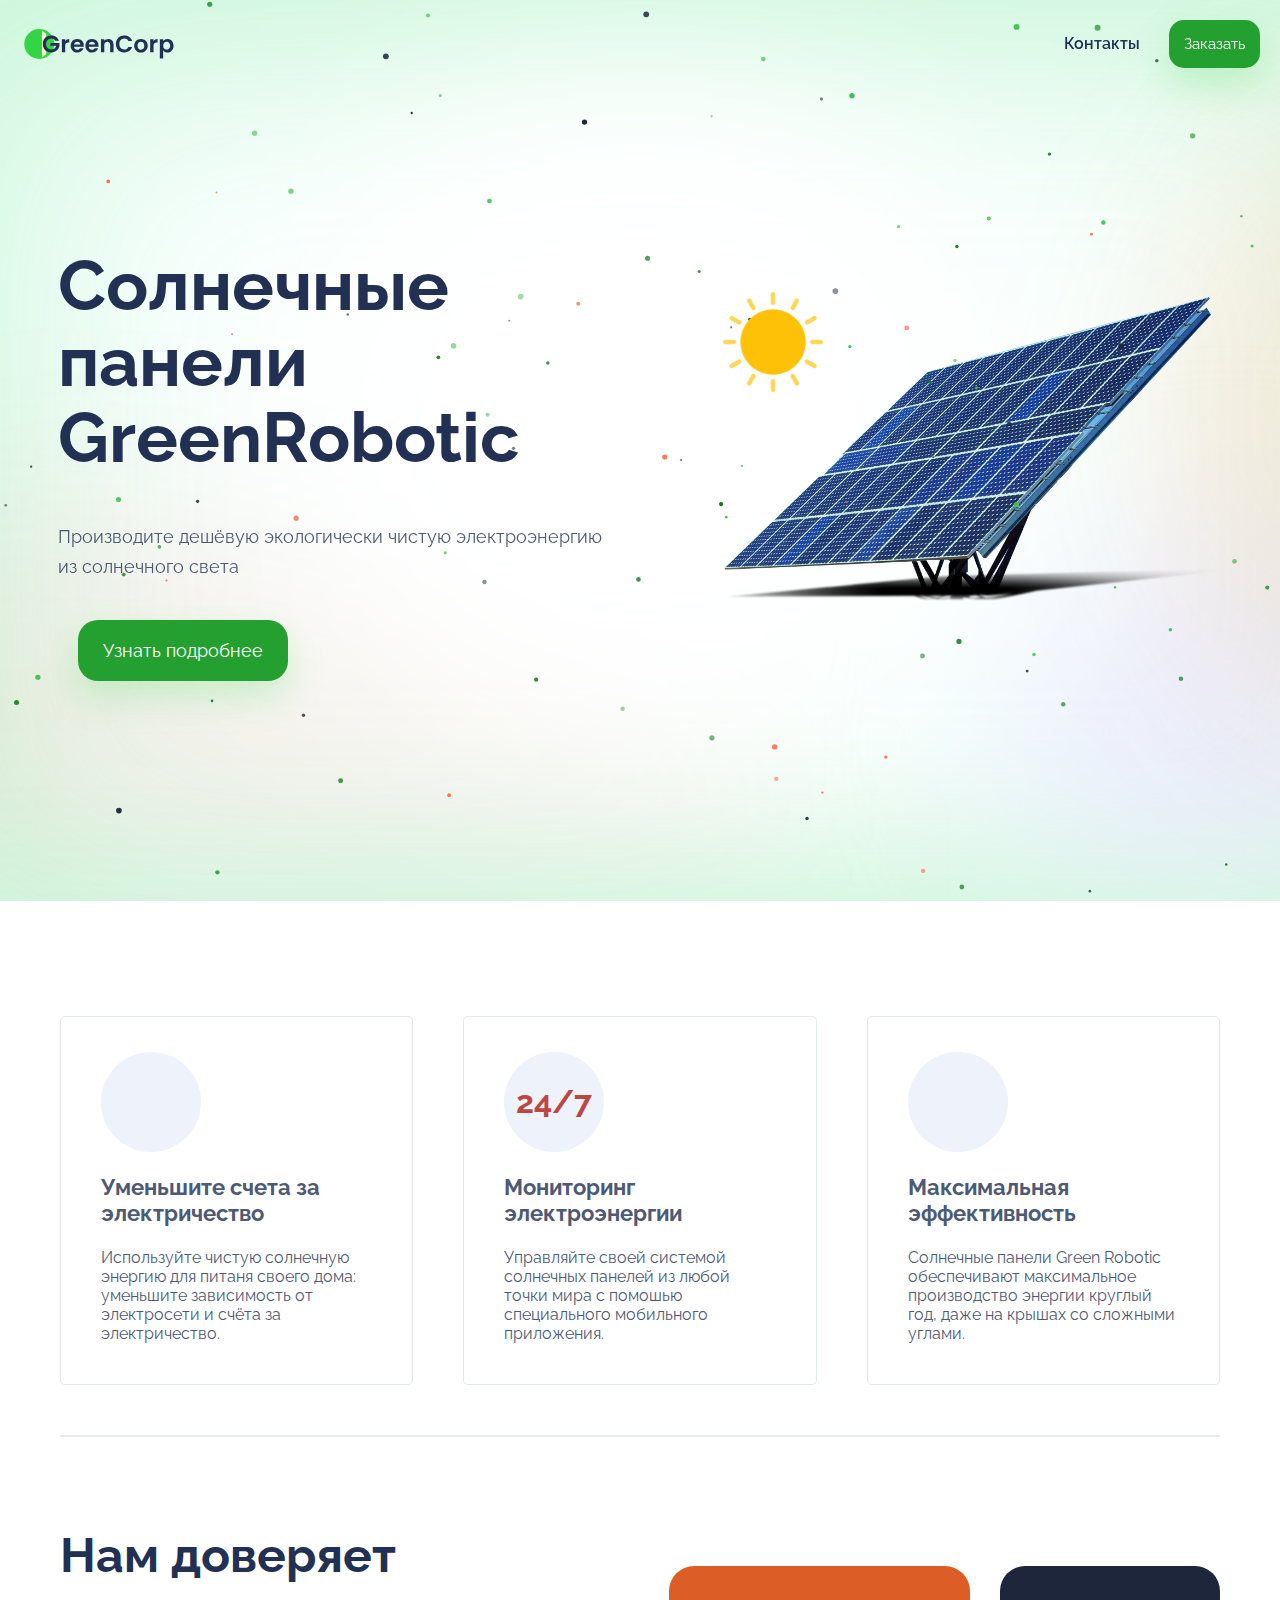
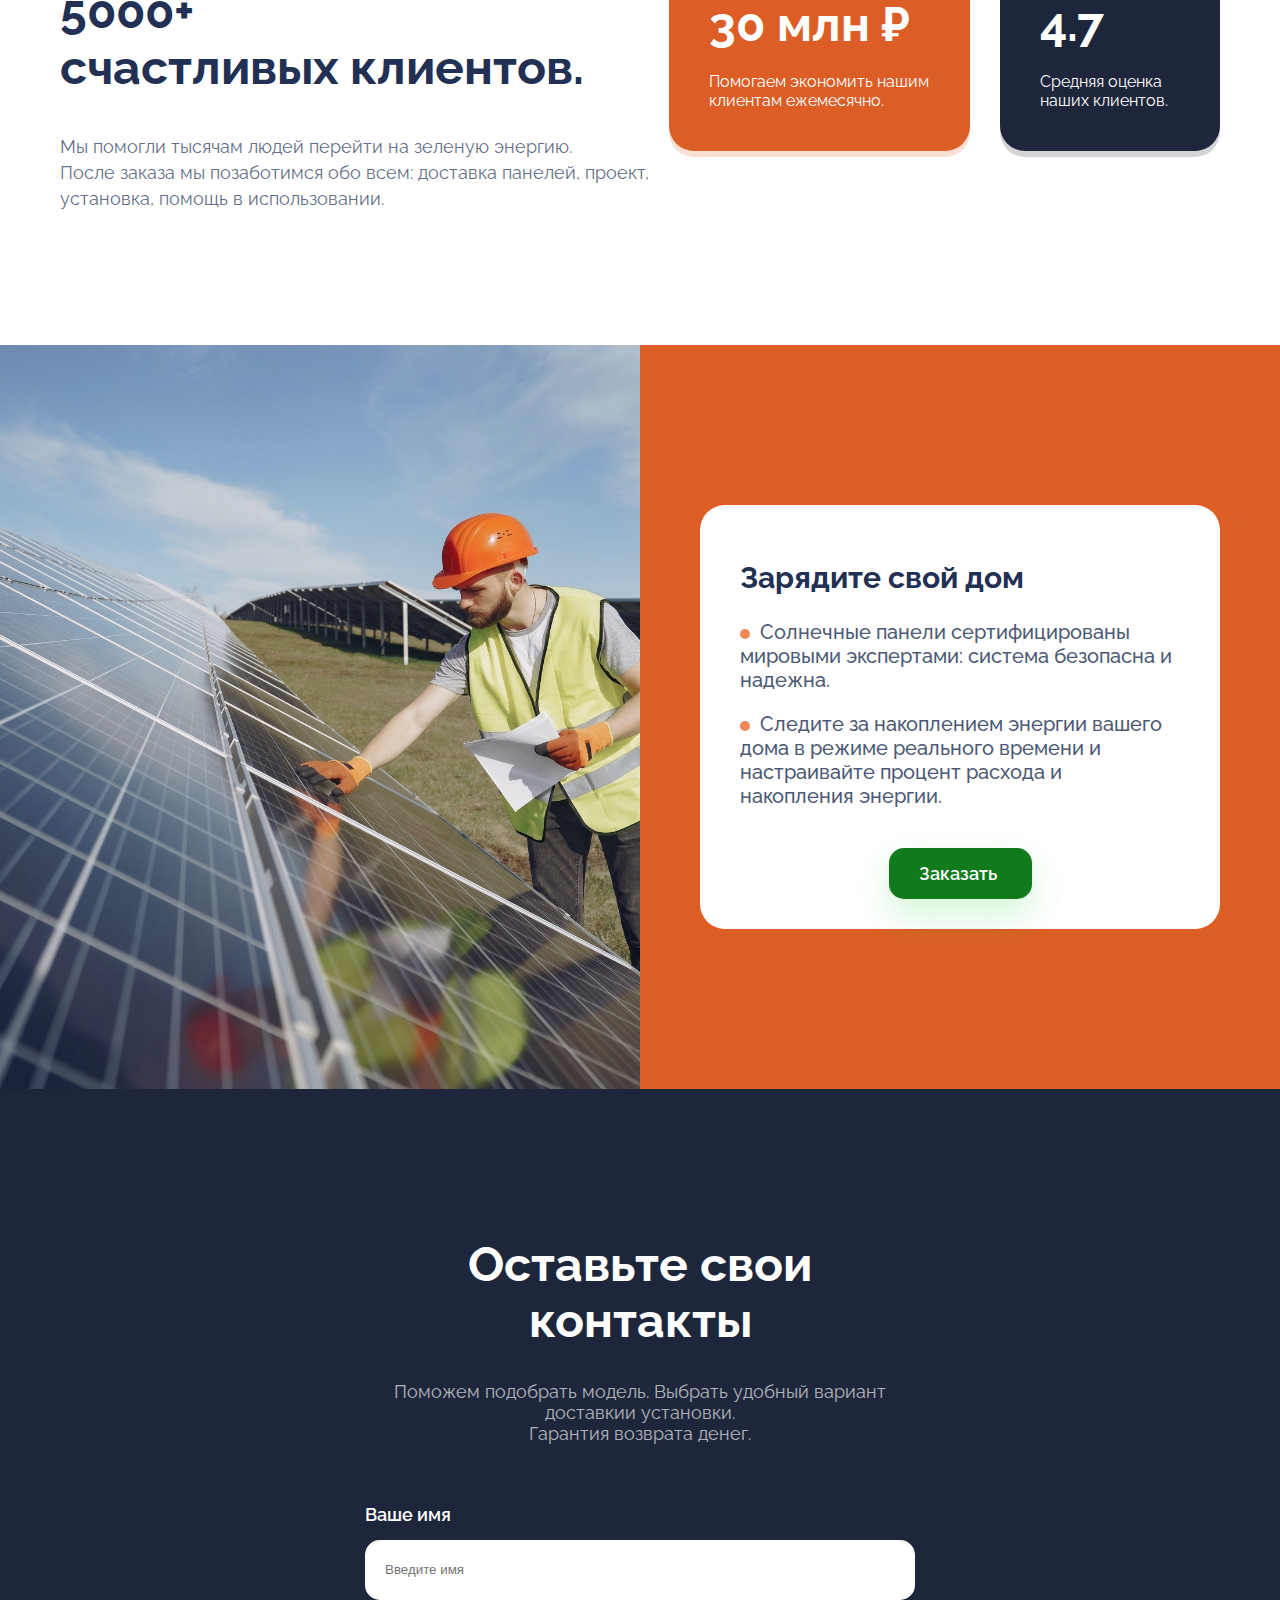
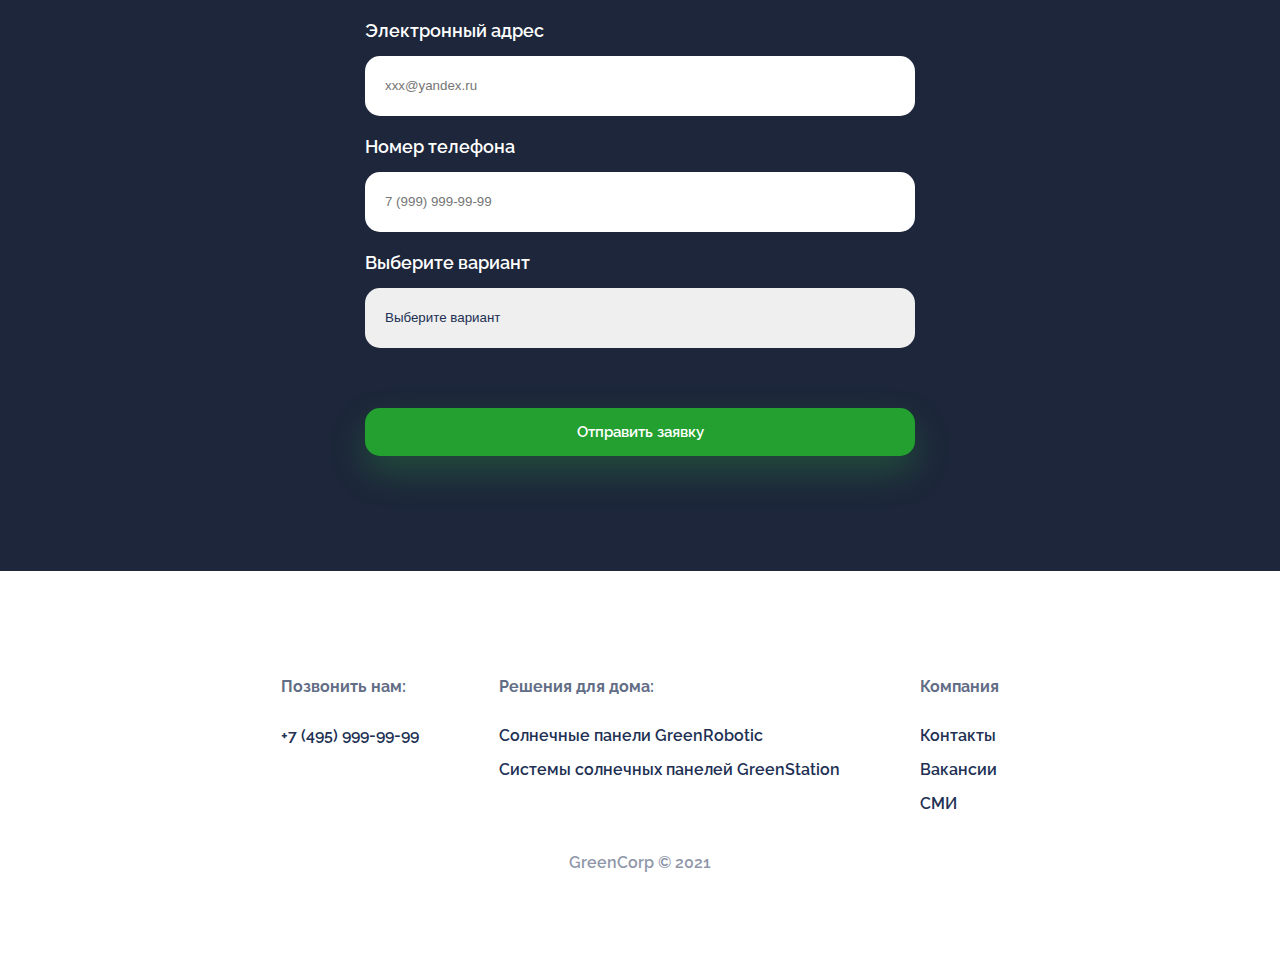
<file: index.html>
<!DOCTYPE html>
<html lang="ru">
  <head>
    <link
   rel="stylesheet"
   href="https://cdnjs.cloudflare.com/ajax/libs/animate.css/4.1.1/animate.min.css"
 />
    <link rel="stylesheet"
     href="https://cdnjs.cloudflare.com/ajax/libs/font-awesome/6.1.1/css/all.min.css"
    integrity="sha512-KfkfwYDsLkIlwQp6LFnl8zNdLGxu9YAA1QvwINks4PhcElQSvqcyVLLD9aMhXd13uQjoXtEKNosOWaZqXgel0g==" crossorigin="anonymous"
     referrerpolicy="no-referrer" />
    <link rel="stylesheet" href="main.css">
    <link rel="stylesheet" href="animation.css">
    <link rel="stylesheet" href="media.css">
    <title>Солнечные батареи GreenCorp</title>
    <meta name="viewport" content="width=device-width, initial-scale=1.0">
    <!--Шрифты-->
    <link href="https://fonts.googleapis.com/css2?family=Raleway:wght@100;300;400;500;600;700;800&display=swap" rel="stylesheet">
  </head>

  <body>
 <!--Шапка сайта-->
    <header>

      <img class="header__logo" src="img/logo.svg" alt="">

      <div class="header__control">

        <a href="#form">Контакты</a>
        <button class="button">Заказать</button>

      </div>

    </header>
<!-- Тело сайта -->
        <section class="about">
          <canvas class="orb-canvas" id="orb-canvas"></canvas>
      <div class="about_info animate__animated animate__fadeInLeft">

        <h1>Солнечные панели GreenRobotic</h1>

        <p>Производите дешёвую экологически чистую электроэнергию из солнечного света</p>

        <button class="button more-button" href ="#features">Узнать подробнее <i class="fa-solid fa-angle-right"></i></button>

      </div>

      <div class="about_img animate__animated animate__fadeInRight">

        <img class="about__sun-img" src="img/sun.png">
        <img class="about__panel" src="img/solar-panel.png">

      </div>

    </section>
    
    <section class="features" id="features">

      <div class="features__cards">

        <div class="card">
          <div class="card__logo"><i class="fa-solid fa-solar-panel"></i></div>
          <h3>Уменьшите счета за электричество</h3>
          <p>Используйте чистую солнечную энергию для
             питаня своего дома: уменьшите зависимость от 
             электросети и счёта за электричество.
          </p>

        </div>

        <div class="card">
          <div class="card__logo">24/7</div>
          <h3>Мониторинг электроэнергии</h3>
          <p>Управляйте своей системой солнечных панелей из
            любой точки мира с помошью 
            специального мобильного приложения.
          </p>

        </div>

        <div class="card">
          <div class="card__logo"><i class="fa-solid fa-chart-line"></i>
          </div>

          <h3>Максимальная эффективность</h3>
          <p>Солнечные панели Green Robotic обеспечивают
            максимальное производство энергии круглый год,
            даже на крышах со сложными углами.
          </p>

        </div>

      </div>
      <div class="features__border"></div>
      <div class="features__feedback">

        <div class="features__feedback-left">
          <h2>Нам доверяет
            <div class="features__clients-count">5000+</div> 
            счастливых клиентов.</h2>
            <p>Мы помогли тысячам людей перейти на зеленую энергию.
              <br>После заказа мы позаботимся обо всем: доставка 
              панелей, проект, установка, помощь в использовании.
            </p>
        </div>

        <div class="features__feedback-right">

          <div class="features__box features__savings-box">
            <h3>30 млн ₽</h3>
            <p>Помогаем экономить нашим клиентам ежемесячно.</p>
          </div>

          <div class="features__box features__rate-box">
            <h3>4.7</h3>
            <i class="fa-solid fa-star"></i>
            <i class="fa-solid fa-star"></i>
            <i class="fa-solid fa-star"></i>
            <i class="fa-solid fa-star"></i>
            <i class="fa-solid fa-star"></i>
            <p>Средняя оценка наших клиентов.</p>
          </div>

        </div>


      </div>

    </section>

    <!--Promo-->
    <section class="promo">

      <div class="promo__img">

      </div>

      <div class="promo__right">

        <div class="promo__card">
          <h2>Зарядите свой дом</h2>
          <p>Солнечные панели сертифицированы 
            мировыми экспертами: система безопасна и надежна.</p>
          <p>Следите за накоплением энергии вашего дома в 
            режиме реального времени и настраивайте процент
             расхода и накопления энергии.</p>
             <div class="promo__button">
              <button class="button">Заказать <i class="fa-solid fa-chevron-right"></i></button>
             </div>
        </div>

      </div>

    </section>

    <!--Форма сайта-->
    <section class="form" id="form">
      <div class="form__container">
        <h1>Оставьте свои контакты</h1>
        <p>Поможем подобрать модель. Выбрать удобный
           вариант доставкии установки.
           <br>Гарантия возврата денег.</p>

           <form class="" action="index.html" method="post">
             <div class="form__group">
               <label for="name">Ваше имя</label>
               <input type="text" placeholder="Введите имя" id="name">
             </div>
              <div class="form__group">
               <label for="email">Электронный адрес</label>
               <input type="email" id="email" placeholder="xxx@yandex.ru">
             </div>
              <div class="form__group">
               <label for="phone">Номер телефона</label>
               <input type="phone" id="phone" placeholder="7 (999) 999-99-99">
             </div>
              <div class="form__group">
               <label for="buget">Выберите вариант</label>
               <select id="buget">
                 <option value="">Выберите вариант</option>
                 <option value="10-30">10 000₽ – 30 000₽</option>
                 <option value="30-60">30 000₽ – 60 000₽</option>
                 <option value="60-100">60 000₽ – 100 000₽</option>
                 <option value="other">Другое</option>
               </select>

             </div>
             <button type="submit" class="button form__submit">Отправить заявку</button>
           </form>
      </div>
    </section>

    <!--Footer-->
    <footer>

      <div class="footer__container">

        <div class="footer__group">
          <h3>Позвонить нам:</h3>
          <div class="footer__links">
            <a href="tel:74959999999">+7 (495) 999-99-99</a>
          </div>
        </div>

          <div class="footer__group">
            <h3>Решения для дома:</h3>
            <div class="footer__links">
              <a href="#">Солнечные панели GreenRobotic</a>
              <a href="#">Системы солнечных панелей GreenStation</a>
            </div>
          </div>

            <div class="footer__group">
              <h3>Компания</h3>
              <div class="footer__links">
                <a href="#">Контакты</a>
                <a href="#">Вакансии</a>
                <a href="#">СМИ</a>
              </div>
            </div>

      </div>

      <div class="footer__copyright">
        GreenCorp © 2021
      </div>

    </footer>
<script src="js/canvas.js"></script>
<script src="js/animations.js"></script>
  </body>

</html>
</file>
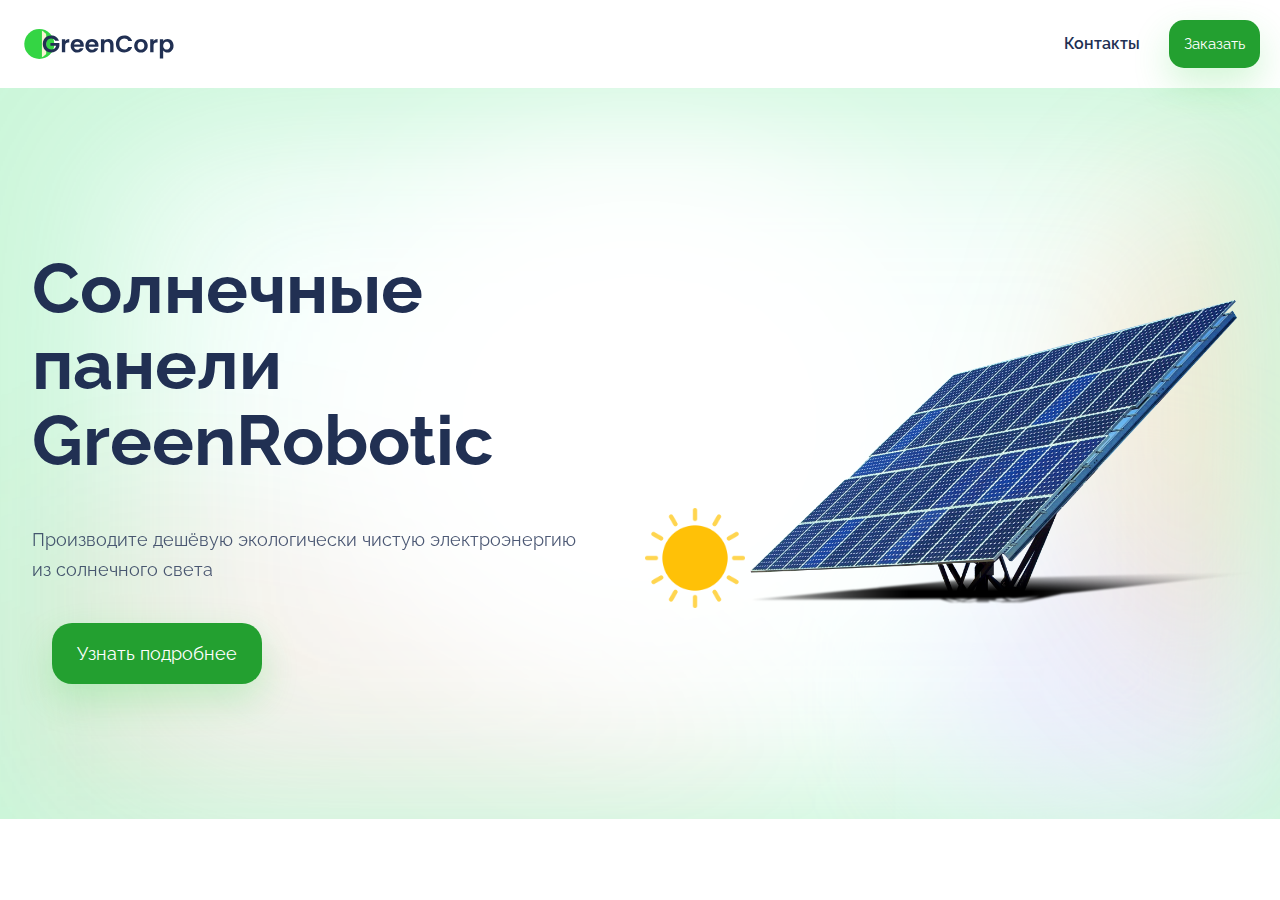
<file: green-corp-landing/index.html>
<!DOCTYPE html>
<html lang="ru">
  <head>
    <link rel="stylesheet" href="main.css">
    <title>Солнечные батареи GreenCorp</title>

    <!--Шрифты-->
    <link href="https://fonts.googleapis.com/css2?family=Raleway:wght@100;300;400;500;600;700;800&display=swap" rel="stylesheet">

  </head>

  <body>
 <!--Шапка сайта-->
    <header>

      <img class="header__logo" src="img/logo.svg" alt="">

      <div class="header__control">

        <a href="#contacts">Контакты</a>
        <button>Заказать</button>

      </div>

    </header>
<!-- Тело сайта -->
    <section class="about">

      <div class="about_info">

        <h1>Солнечные панели GreenRobotic</h1>

        <p>Производите дешёвую экологически чистую электроэнергию из солнечного света</p>

        <button>Узнать подробнее</button>

      </div>

      <div class="about_img">

        <img class="about__sun-img" src="img/sun.png">
        <img class="about__panel" src="img/solar-panel.png">

      </div>

    </section>

    <!--Footer-->
    <footer>

    </footer>

  </body>

</html>
</file>
<file: main.css>
body{
  font-family: 'Raleway', sans-serif;
  color: #213053;
  margin: 0;
}

/*Header*/
header{
  display: flex;
  justify-content: space-between;
  align-items: center;
  padding: 20px;
  position: fixed;
  left: 0;
  right: 0;
  top: 0;
  background-color: transparent;
  transition: 0.25s ease;
  z-index: 1;
}

.header__scrolled{
  background-color: #fff;
  box-shadow: 0 12px 34px -11px rgb(65 62 101 / 10%);
}

.header__logo{
  height: 30px;
}

a{
  text-decoration: none;
  color: #213053;
}

header a{
  font-size: 16px;
  font-weight: 600;
  margin-right: 25px;
}

/*Кнопки*/
.button{
  font-family: 'Raleway', sans-serif;
  font-size: 15px;
  color: #fff;
  background-color: #23a030;
  border: none;
  border-radius: 15px;
  cursor: pointer;
  box-shadow: 0 16px 36px rgb(52 213 68 / 22%);
  padding: 15px;
  transition: background-color, 0.3s, easy-in;
}

.about .button{
  font-size: 18px;
  border-radius: 20px;
  padding: 20px 25px;
  margin: 20px;
}

.button:hover{
  background-color: #f6980c;
  box-shadow: 0 16px 36px rgba(246 152 12 / 20%);
}

.fa-solid, .fas{
font-weight: 600;
}

.promo__button button{
  background-color: #107b1c;
  margin-top: 20px;
  font-size: 18px;
  padding: 15px 30px;
  font-weight: 600;
}

/*Тело сайта*/
.about{
  display: flex;
  align-items: center;
  justify-content: space-around;
  padding: 200px 0;
  background: url('img/back.png') no-repeat;
  background-position: center;
  background-size: cover;
  flex-wrap: wrap-reverse;
  position: relative;
}

.about_info{
  max-width: 550px;
}

.about h1{
  font-size: 70px;
  line-height: 76px;
}

.about p{
  font-size: 18px;
  line-height: 30px;
  opacity: 0.8;
}

.about__sun-img{
  width: 100px;
  animation: rotation 10s infinite linear;
  position: absolute;
}

.about__panel{
  width: 500px;
}

.orb-canvas{
  position: absolute;
  top: 0;
  right: 0;
  height: 100%;
  object-fit: cover;
  width: 100%;
}

/*Информация*/
.features{
  padding: 115px 60px;
  background-color: #fff;
}

.features__cards{
  display: grid;
  grid-template-columns: 1fr 1fr 1fr;
  gap: 50px;
}

.card{
  padding: 35px 40px 25px 40px;
  border: 1px solid #D9E4E6;
  border-radius: 5px;
  font-size: 16px;
  opacity: 0.8;
}

.card h3{
  font-size: 22px;
  opacity: 1;
}

.card__logo{
  width: 100px;
  height: 100px;
  font-size: 32px;
  font-weight: 700;
  background-color: #eaeff9;
  border-radius: 50%;
  display: flex;
  justify-content: center;
  align-items: center;
}

.card .fa-solar-panel{
  color: #ffb406;
}

.card .card__logo{
  color: #ad1714;
}

.card .fa-chart-line{
  color: #22a030;
}

.features__border{
  margin: 50px 0;
  border: 1px solid #E6EAF4;
 
  
}

/*Features*/
.features__feedback{
    display: flex;
}

.features__feedback-left{
  padding-right: 10px;
}

.features__feedback-left h2{
  font-size: 48px;
}
.features__feedback-left p{
  font-size: 18px;
  line-height: 26px;
  opacity: 0.7;
}

.features__feedback-right{
  display: flex;
  gap: 30px;
  align-self: center;
}

.features__box{
  padding: 30px 40px 25px 40px;
  color: #fff;
  border-radius: 25px;
  
 
}

.features__box h3{
  margin-top: 0;
  margin-bottom: 20px;
  font-size:  48px;
}

.features__savings-box{
  background-color: #dc5e26;
  box-shadow:0 6px 0 rgb(221 95 38 / 20%);
}

.features__rate-box{
  background-color: #1D263A;
  box-shadow:0 6px 0 rgb(29 38 58 / 20%);
}


.fa-star{
  color: #ff7039;
}

/*Promo*/
.promo{
  display: flex;
}
.promo__img{
  width: 50%;
  min-height: 500px;
  background-image: url(img/promo.jpg);
  flex-shrink: 0;
  background-size: cover;
  background-position: center;

}

.promo__right{
  background-color: #dd5f26;
  padding: 160px 60px;
}

.promo__card{
  background-color: #fff;
  padding: 30px 40px;
  font-size: 20px;
  font-weight: 22px;
  font-weight: 500;
  border-radius: 25px;
}

.promo__card p{
  opacity: 0.8;
}
.promo__card p::before{
  content: "";
  display: inline-block;
  width: 10px;
  height: 10px;
  background-color: #ec6b29;
  border-radius: 50%;
  margin-right: 10px;
}
.promo__button{
  text-align: center;
}

.promo__button .fa-chevron-right{
  font-size: 15px;
  margin-left: 5px;
}
/*Форма на сайте*/
.form{
  background-color: #1D263A;
  color: #fff;
  padding: 115px 0;
  text-align: center;
  display: flex;
  justify-content: center;
}

.form h1{
  font-size: 48px;
}

.form p{
  font-size: 18px;
  opacity: 0.65;
}
.form__container{
  width: 550px;
}

.form__group{
  display: flex;
  flex-direction: column;
  text-align: left;
}

.form form{
  display: grid;
  grid-gap: 20px;
  margin-top: 60px;
  font-size: 18px;
}

.form label{
  font-weight: 600;
  padding-bottom: 15px;
}

.form input, .form select{
  color: #213053;
  height: 60px;
  padding: 0 20px;
  border: 0;
  border-radius: 15px;
  appearance: none;
  outline: none;
}

.form__submit{
  font-weight: 600;
  margin-top: 40px;
}

/*Footer*/
footer{
  padding: 90px;
  font-size: 16px;
  font-weight: 600;
}

.footer__container{
  display: flex;
  justify-content: center;
  gap:80px;
  flex-wrap: wrap;
}

.footer__copyright{
  padding-top: 40px;
  text-align: center;
  opacity: 0.5;
}

.footer__group h3{
  font-size: 16px;
  opacity: 0.7;
  margin-bottom: 30px;
}

.footer__links{
  display: flex;
  flex-direction: column;
  gap: 15px;
}
</file>
<file: media.css>
/*Телефон*/
@media (max-width: 720px) {

.about, .form, footer{
  padding: 50px 10px 50px 10px;

}
header{
  padding: 10px;
}
header a{
  margin-right: 15px;
}
.footer__container{
  gap: 40px;
  flex-direction: column;
}


.header__logo{
  height: 20px;
}

.about h1{
  font-size: 36px;
  line-height: 40px;
}

.about__sun-img{
  width: 75px;
}

.about__panel{
  width: 280px;
}

/*Feature*/
.features{
  padding: 50px 10px;
}

.features__cards{
  grid-template-columns: auto;
}

.features__feedback{
  flex-direction: column;
}

.features__feedback-left{
  padding-right: 0;
}

.features__feedback-left h2{
  font-size: 36px;
}

.features__feedback-right{
  flex-direction: column;
  align-self: auto;
}

.features__box h3{
  font-size:  36px;
}

/*Promo*/
.promo{
  flex-direction: column-reverse;
}

.promo__right{
  padding: 50px 10px;
}
.promo__img{
  width: 100%;
}

}

/*Пленшет*/
@media (max-width: 1024px) {
  .about, .form, footer{
      padding: 50px 20px 50px 20px;

  }
  header{
    padding: 10px;
  }
  header a{
    margin-right: 15px;
  }
  .footer__container{
    flex-direction: row;
    gap: 40px;
  }


  .about h1{
    font-size: 36px;
    line-height: 40px;
  }

  .about__sun-img{
    width: 75px;
  }

  .about__panel{
    width: 280px;
  }

  .promo{
    flex-direction: column-reverse;
  }
  
  .promo__right{
    padding: 50px 10px;
  }
  .promo__img{
    width: 100%;
  }
}
</file>
<file: green-corp-landing/main.css>
body{
  font-family: 'Raleway', sans-serif;
  color: #213053;
  margin: 0;
}

/*Header*/
header{
  display: flex;
  justify-content: space-between;
  align-items: center;
  padding: 20px;
}

.header__logo{
  height: 30px;
}

a{
  text-decoration: none;
  color: #213053;
}

header a{
  font-size: 16px;
  font-weight: 600;
  margin-right: 25px;
}

/*Кнопки*/
button{
  font-family: 'Raleway', sans-serif;
  font-size: 15px;
  color: #fff;
  background-color: #23a030;
  border: none;
  border-radius: 15px;
  cursor: pointer;
  box-shadow: 0 16px 36px rgb(52 213 68 / 22%);
  padding: 15px;
}

/*Тело сайта*/
.about{
  display: flex;
  align-items: center;
  justify-content: space-around;
  padding: 115px 0;
  background: url('img/back.png') no-repeat;
  background-position: center;
  background-size: cover;
}

.about_info{
  max-width: 550px;
}

.about h1{
  font-size: 70px;
  line-height: 76px;
}

.about p{
  font-size: 18px;
  line-height: 30px;
  opacity: 0.8;
}

.about button{
  font-size: 18px;
  border-radius: 20px;
  padding: 20px 25px;
  margin: 20px;
}

.about__sun-img{
  width: 100px;
  height: 100px;
}

.about__panel{
  width: 500px;

}
</file>
<file: animation.css>
/*Анимация about__sun-img*/
@keyframes rotation {
  0%{transtorm: rotate(0);}
  100%{transform: rotate(360deg);}
}

.animate__animated.animate__fadeInRight, .animate__animated.animate__fadeInLeft {
  --animate-duration: 2s;
  --animate-repeat: 1;
}
</file>
